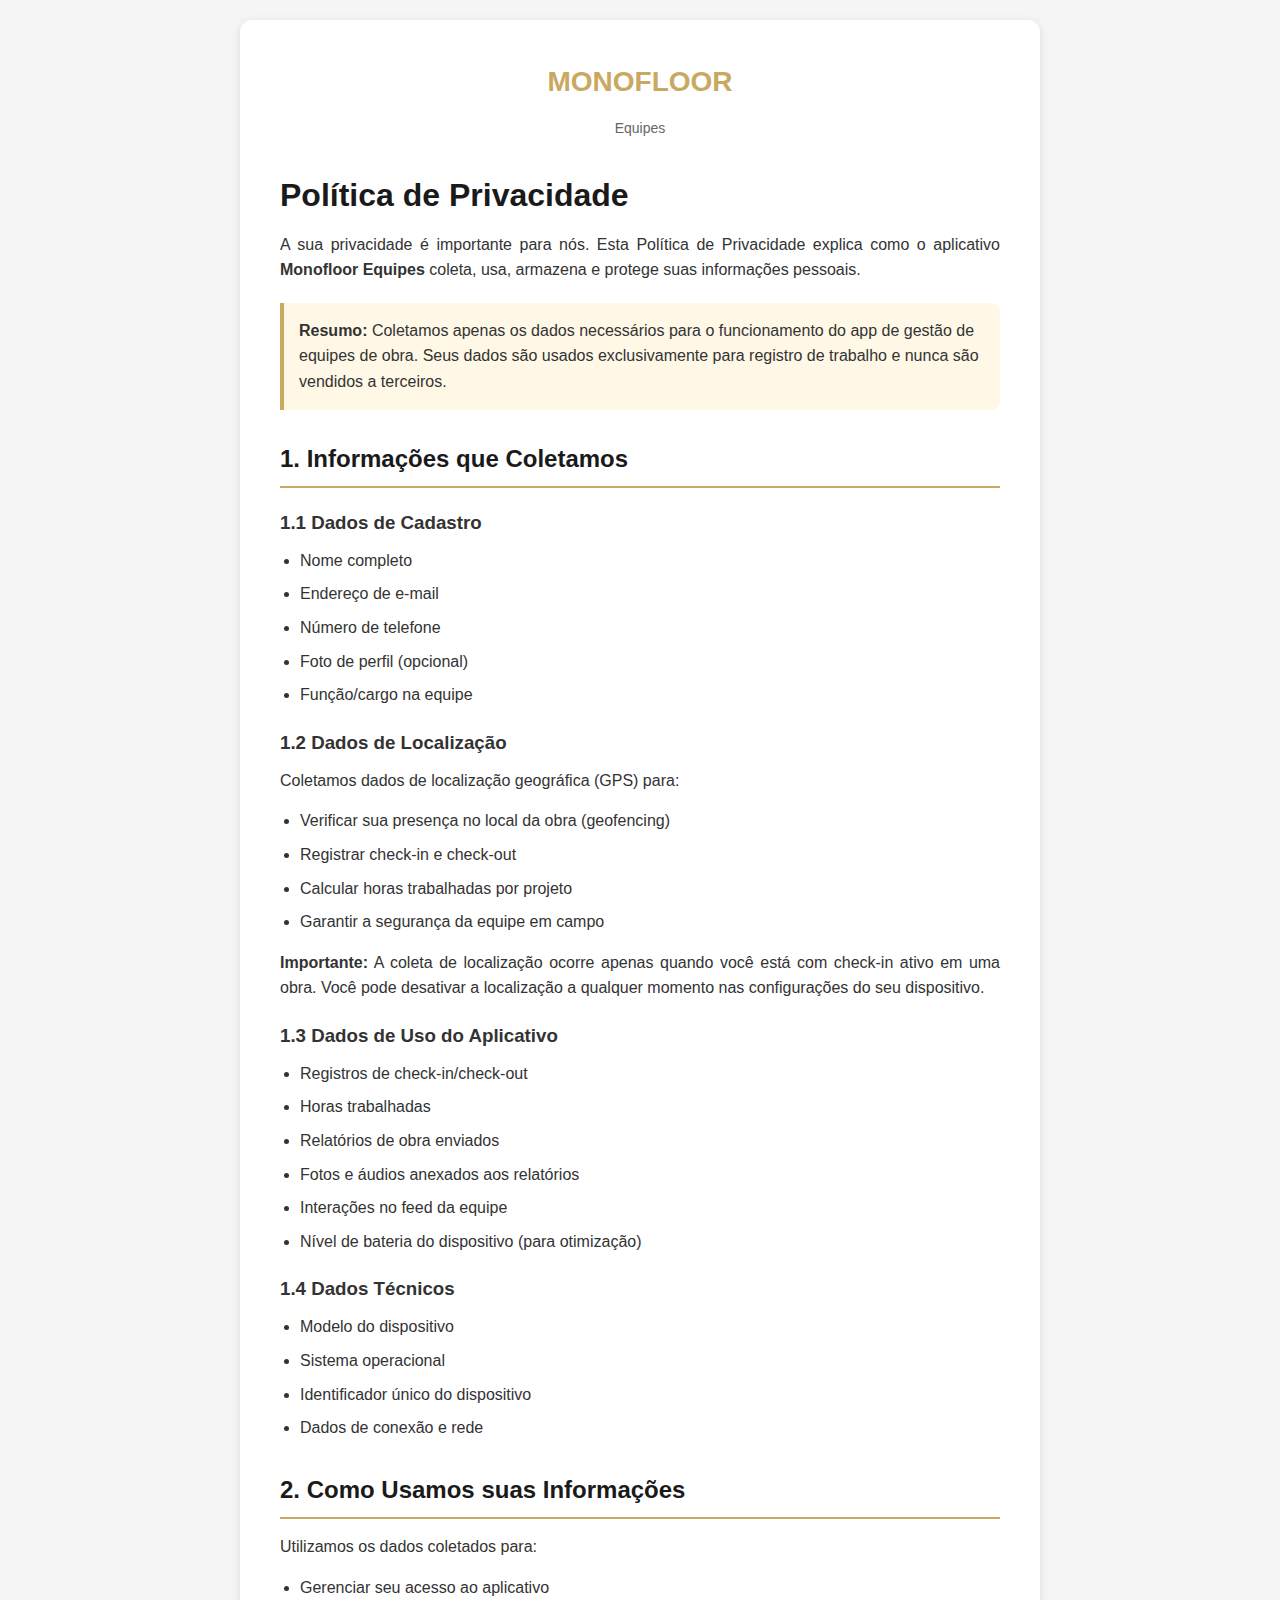
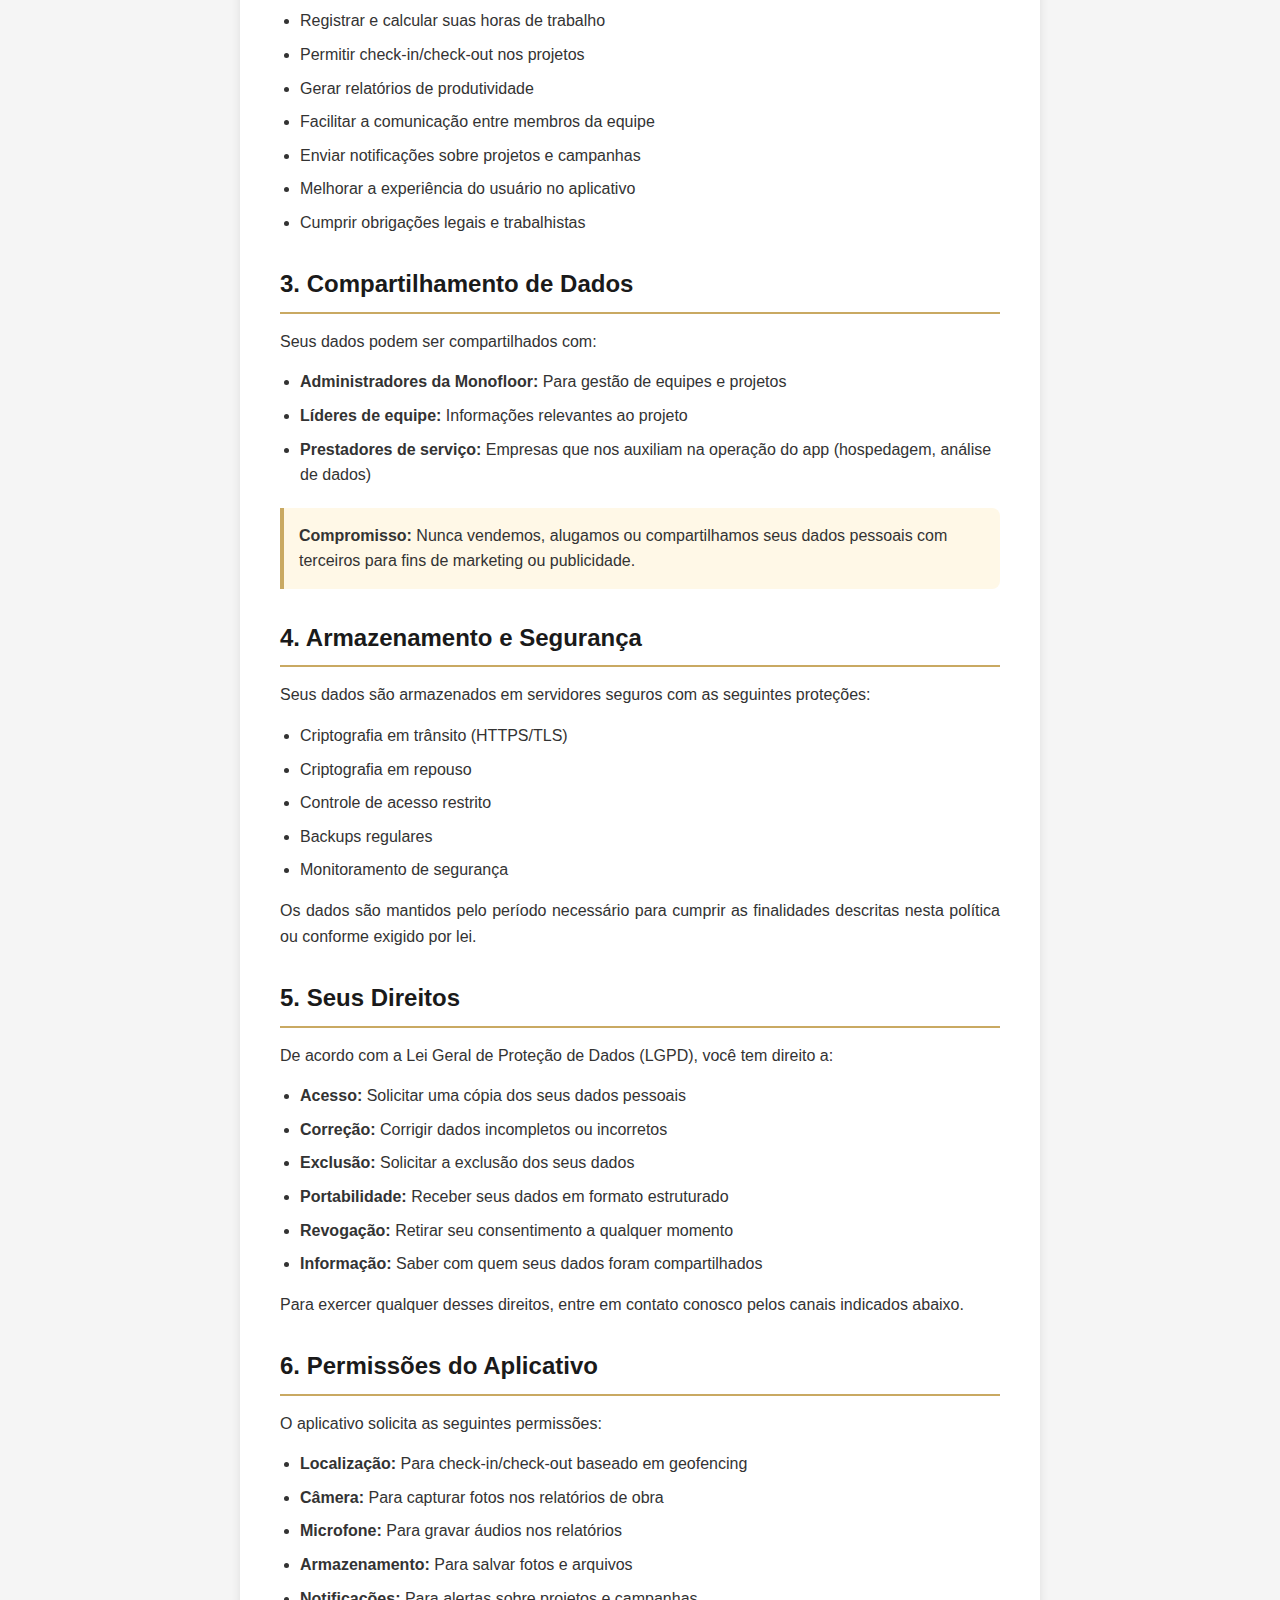
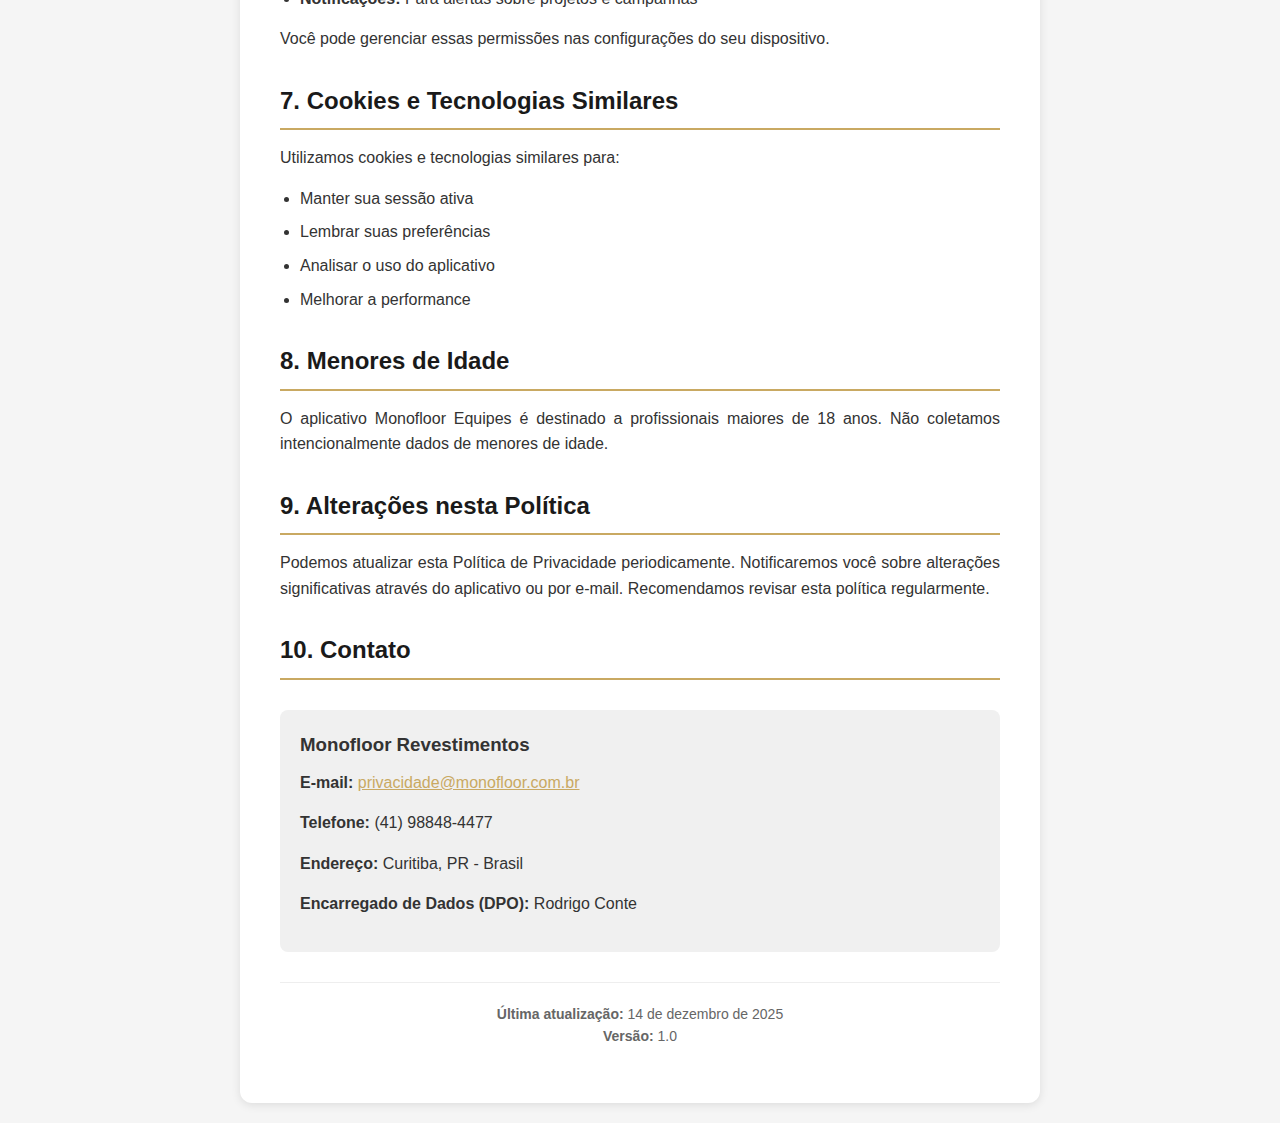
<file: politica-privacidade.html>
<!DOCTYPE html>
<html lang="pt-BR">
<head>
    <meta charset="UTF-8">
    <meta name="viewport" content="width=device-width, initial-scale=1.0">
    <title>Política de Privacidade - Monofloor Equipes</title>
    <style>
        * {
            margin: 0;
            padding: 0;
            box-sizing: border-box;
        }
        body {
            font-family: -apple-system, BlinkMacSystemFont, 'Segoe UI', Roboto, Oxygen, Ubuntu, sans-serif;
            line-height: 1.6;
            color: #333;
            background: #f5f5f5;
            padding: 20px;
        }
        .container {
            max-width: 800px;
            margin: 0 auto;
            background: white;
            padding: 40px;
            border-radius: 12px;
            box-shadow: 0 2px 10px rgba(0,0,0,0.1);
        }
        .logo {
            text-align: center;
            margin-bottom: 30px;
        }
        .logo h1 {
            color: #c9a962;
            font-size: 28px;
        }
        .logo span {
            color: #666;
            font-size: 14px;
        }
        h1 {
            color: #1a1a1a;
            margin-bottom: 10px;
        }
        h2 {
            color: #1a1a1a;
            margin-top: 30px;
            margin-bottom: 15px;
            padding-bottom: 8px;
            border-bottom: 2px solid #c9a962;
        }
        h3 {
            color: #333;
            margin-top: 20px;
            margin-bottom: 10px;
        }
        p {
            margin-bottom: 15px;
            text-align: justify;
        }
        ul {
            margin-left: 20px;
            margin-bottom: 15px;
        }
        li {
            margin-bottom: 8px;
        }
        .highlight {
            background: #fff8e7;
            padding: 15px;
            border-left: 4px solid #c9a962;
            margin: 20px 0;
            border-radius: 0 8px 8px 0;
        }
        .contact {
            background: #f0f0f0;
            padding: 20px;
            border-radius: 8px;
            margin-top: 30px;
        }
        .contact h3 {
            margin-top: 0;
        }
        .date {
            text-align: center;
            color: #666;
            font-size: 14px;
            margin-top: 30px;
            padding-top: 20px;
            border-top: 1px solid #eee;
        }
        a {
            color: #c9a962;
        }
    </style>
</head>
<body>
    <div class="container">
        <div class="logo">
            <h1>MONOFLOOR</h1>
            <span>Equipes</span>
        </div>

        <h1>Política de Privacidade</h1>
        <p>A sua privacidade é importante para nós. Esta Política de Privacidade explica como o aplicativo <strong>Monofloor Equipes</strong> coleta, usa, armazena e protege suas informações pessoais.</p>

        <div class="highlight">
            <strong>Resumo:</strong> Coletamos apenas os dados necessários para o funcionamento do app de gestão de equipes de obra. Seus dados são usados exclusivamente para registro de trabalho e nunca são vendidos a terceiros.
        </div>

        <h2>1. Informações que Coletamos</h2>

        <h3>1.1 Dados de Cadastro</h3>
        <ul>
            <li>Nome completo</li>
            <li>Endereço de e-mail</li>
            <li>Número de telefone</li>
            <li>Foto de perfil (opcional)</li>
            <li>Função/cargo na equipe</li>
        </ul>

        <h3>1.2 Dados de Localização</h3>
        <p>Coletamos dados de localização geográfica (GPS) para:</p>
        <ul>
            <li>Verificar sua presença no local da obra (geofencing)</li>
            <li>Registrar check-in e check-out</li>
            <li>Calcular horas trabalhadas por projeto</li>
            <li>Garantir a segurança da equipe em campo</li>
        </ul>
        <p><strong>Importante:</strong> A coleta de localização ocorre apenas quando você está com check-in ativo em uma obra. Você pode desativar a localização a qualquer momento nas configurações do seu dispositivo.</p>

        <h3>1.3 Dados de Uso do Aplicativo</h3>
        <ul>
            <li>Registros de check-in/check-out</li>
            <li>Horas trabalhadas</li>
            <li>Relatórios de obra enviados</li>
            <li>Fotos e áudios anexados aos relatórios</li>
            <li>Interações no feed da equipe</li>
            <li>Nível de bateria do dispositivo (para otimização)</li>
        </ul>

        <h3>1.4 Dados Técnicos</h3>
        <ul>
            <li>Modelo do dispositivo</li>
            <li>Sistema operacional</li>
            <li>Identificador único do dispositivo</li>
            <li>Dados de conexão e rede</li>
        </ul>

        <h2>2. Como Usamos suas Informações</h2>
        <p>Utilizamos os dados coletados para:</p>
        <ul>
            <li>Gerenciar seu acesso ao aplicativo</li>
            <li>Registrar e calcular suas horas de trabalho</li>
            <li>Permitir check-in/check-out nos projetos</li>
            <li>Gerar relatórios de produtividade</li>
            <li>Facilitar a comunicação entre membros da equipe</li>
            <li>Enviar notificações sobre projetos e campanhas</li>
            <li>Melhorar a experiência do usuário no aplicativo</li>
            <li>Cumprir obrigações legais e trabalhistas</li>
        </ul>

        <h2>3. Compartilhamento de Dados</h2>
        <p>Seus dados podem ser compartilhados com:</p>
        <ul>
            <li><strong>Administradores da Monofloor:</strong> Para gestão de equipes e projetos</li>
            <li><strong>Líderes de equipe:</strong> Informações relevantes ao projeto</li>
            <li><strong>Prestadores de serviço:</strong> Empresas que nos auxiliam na operação do app (hospedagem, análise de dados)</li>
        </ul>

        <div class="highlight">
            <strong>Compromisso:</strong> Nunca vendemos, alugamos ou compartilhamos seus dados pessoais com terceiros para fins de marketing ou publicidade.
        </div>

        <h2>4. Armazenamento e Segurança</h2>
        <p>Seus dados são armazenados em servidores seguros com as seguintes proteções:</p>
        <ul>
            <li>Criptografia em trânsito (HTTPS/TLS)</li>
            <li>Criptografia em repouso</li>
            <li>Controle de acesso restrito</li>
            <li>Backups regulares</li>
            <li>Monitoramento de segurança</li>
        </ul>
        <p>Os dados são mantidos pelo período necessário para cumprir as finalidades descritas nesta política ou conforme exigido por lei.</p>

        <h2>5. Seus Direitos</h2>
        <p>De acordo com a Lei Geral de Proteção de Dados (LGPD), você tem direito a:</p>
        <ul>
            <li><strong>Acesso:</strong> Solicitar uma cópia dos seus dados pessoais</li>
            <li><strong>Correção:</strong> Corrigir dados incompletos ou incorretos</li>
            <li><strong>Exclusão:</strong> Solicitar a exclusão dos seus dados</li>
            <li><strong>Portabilidade:</strong> Receber seus dados em formato estruturado</li>
            <li><strong>Revogação:</strong> Retirar seu consentimento a qualquer momento</li>
            <li><strong>Informação:</strong> Saber com quem seus dados foram compartilhados</li>
        </ul>
        <p>Para exercer qualquer desses direitos, entre em contato conosco pelos canais indicados abaixo.</p>

        <h2>6. Permissões do Aplicativo</h2>
        <p>O aplicativo solicita as seguintes permissões:</p>
        <ul>
            <li><strong>Localização:</strong> Para check-in/check-out baseado em geofencing</li>
            <li><strong>Câmera:</strong> Para capturar fotos nos relatórios de obra</li>
            <li><strong>Microfone:</strong> Para gravar áudios nos relatórios</li>
            <li><strong>Armazenamento:</strong> Para salvar fotos e arquivos</li>
            <li><strong>Notificações:</strong> Para alertas sobre projetos e campanhas</li>
        </ul>
        <p>Você pode gerenciar essas permissões nas configurações do seu dispositivo.</p>

        <h2>7. Cookies e Tecnologias Similares</h2>
        <p>Utilizamos cookies e tecnologias similares para:</p>
        <ul>
            <li>Manter sua sessão ativa</li>
            <li>Lembrar suas preferências</li>
            <li>Analisar o uso do aplicativo</li>
            <li>Melhorar a performance</li>
        </ul>

        <h2>8. Menores de Idade</h2>
        <p>O aplicativo Monofloor Equipes é destinado a profissionais maiores de 18 anos. Não coletamos intencionalmente dados de menores de idade.</p>

        <h2>9. Alterações nesta Política</h2>
        <p>Podemos atualizar esta Política de Privacidade periodicamente. Notificaremos você sobre alterações significativas através do aplicativo ou por e-mail. Recomendamos revisar esta política regularmente.</p>

        <h2>10. Contato</h2>
        <div class="contact">
            <h3>Monofloor Revestimentos</h3>
            <p><strong>E-mail:</strong> <a href="mailto:privacidade@monofloor.com.br">privacidade@monofloor.com.br</a></p>
            <p><strong>Telefone:</strong> (41) 98848-4477</p>
            <p><strong>Endereço:</strong> Curitiba, PR - Brasil</p>
            <p><strong>Encarregado de Dados (DPO):</strong> Rodrigo Conte</p>
        </div>

        <p class="date">
            <strong>Última atualização:</strong> 14 de dezembro de 2025<br>
            <strong>Versão:</strong> 1.0
        </p>
    </div>
</body>
</html>
</file>
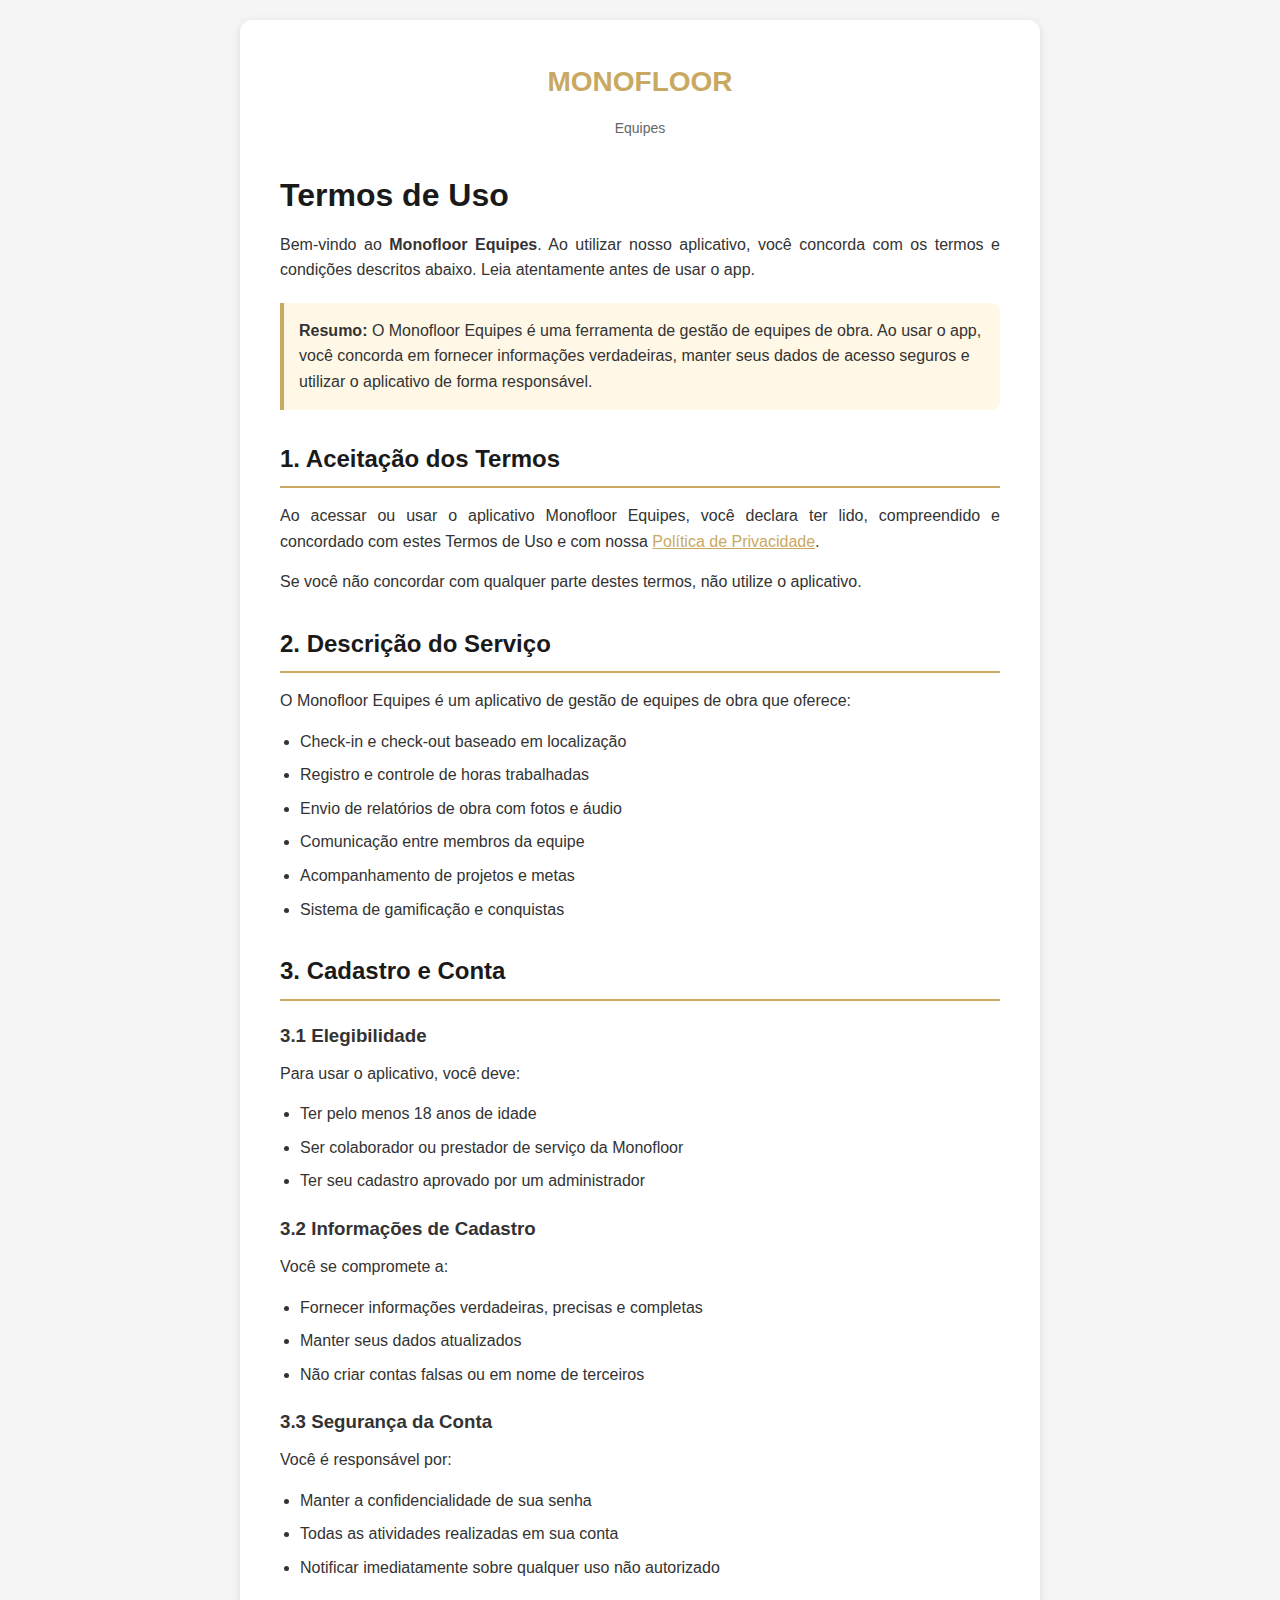
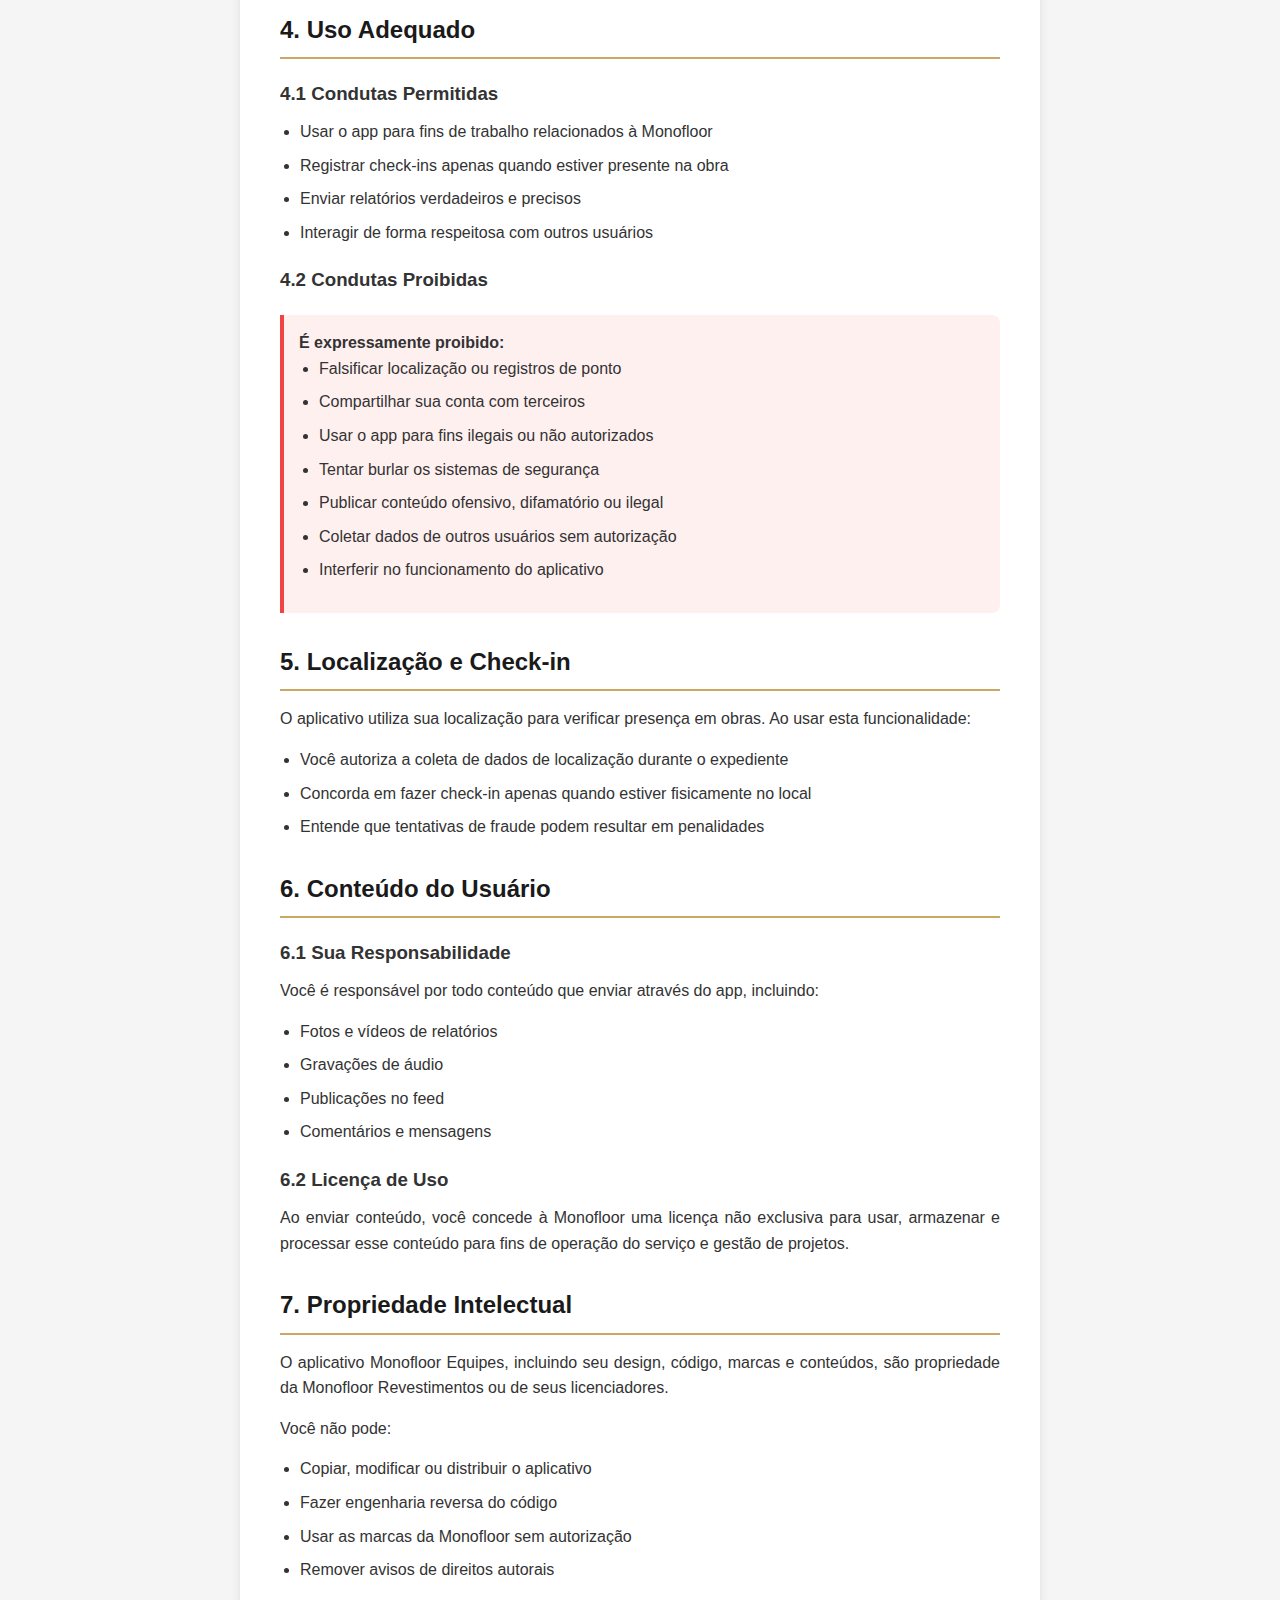
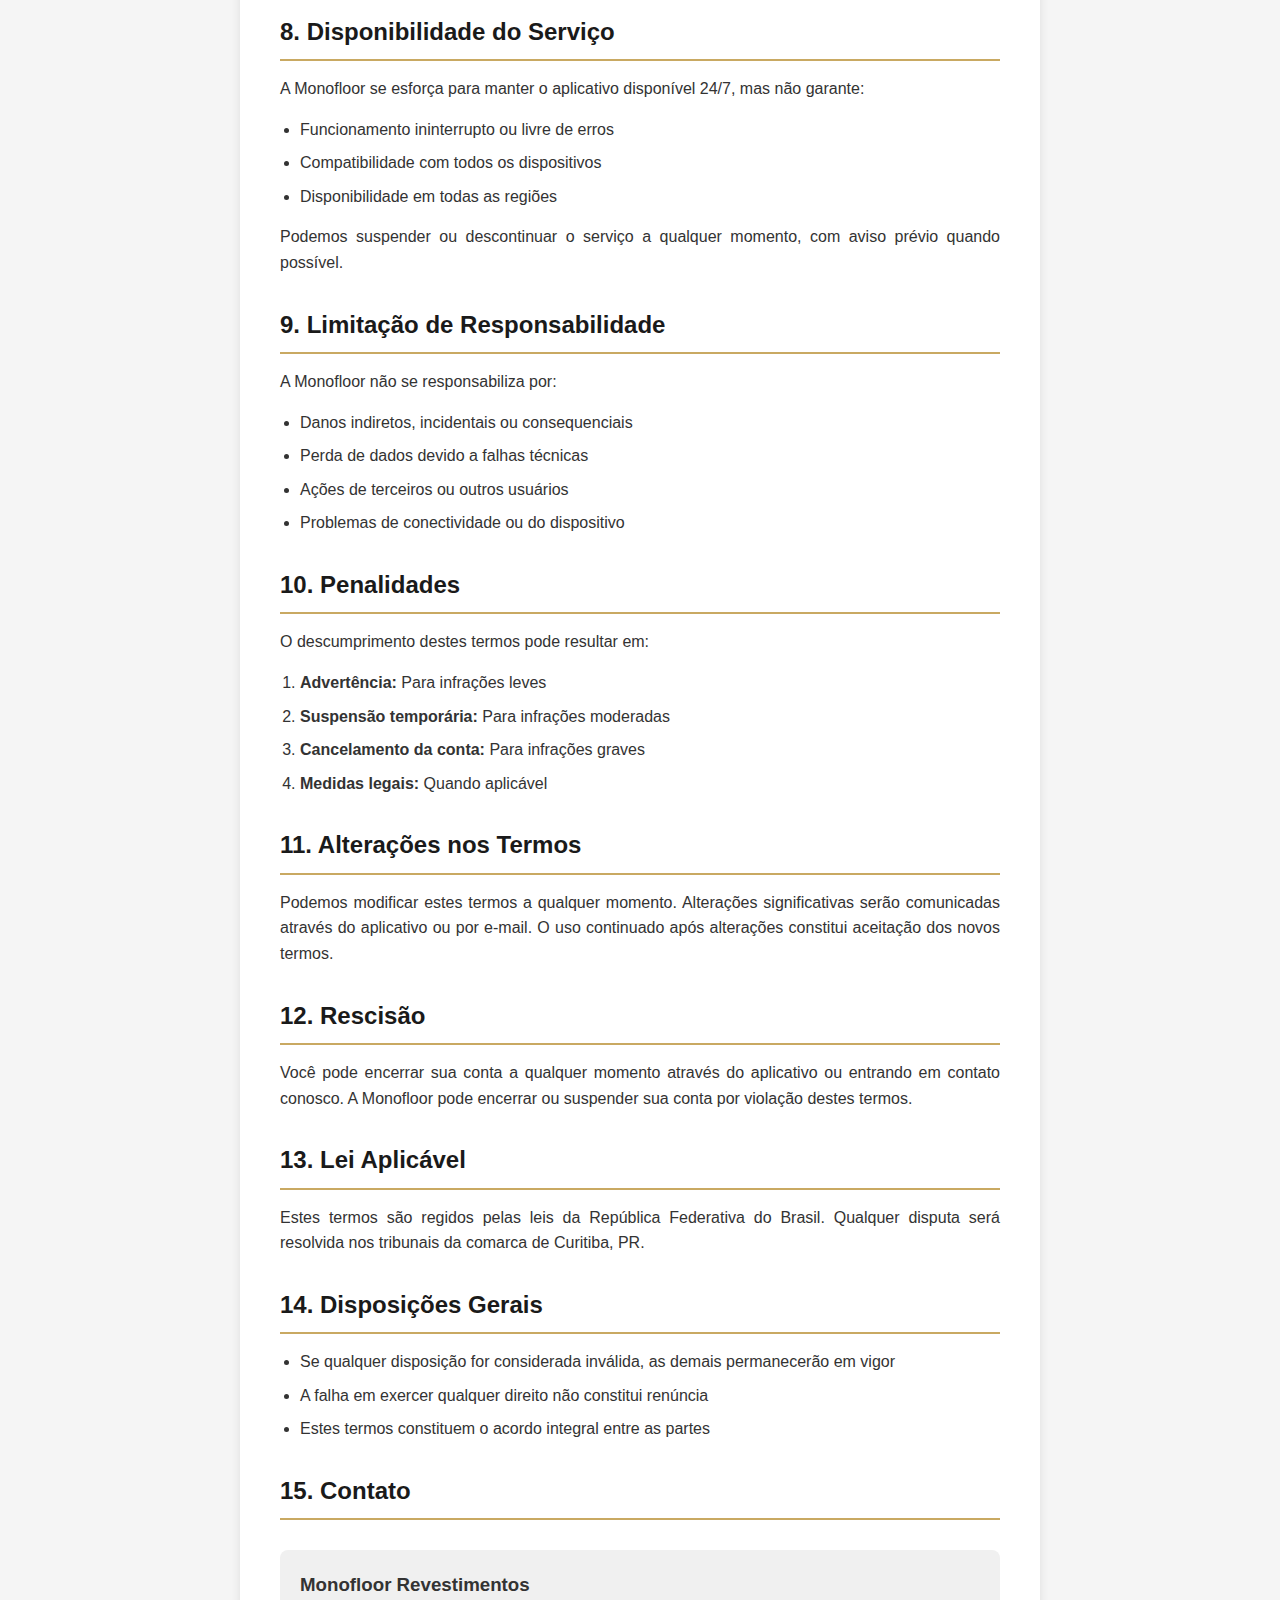
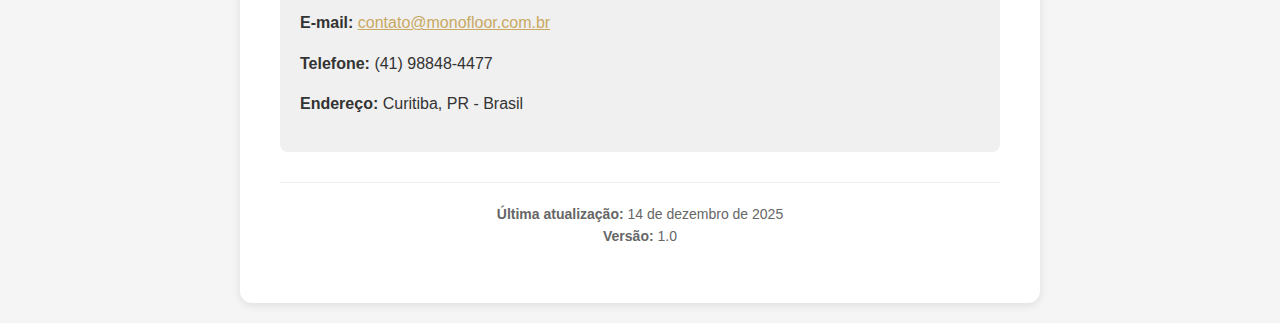
<file: termos-de-uso.html>
<!DOCTYPE html>
<html lang="pt-BR">
<head>
    <meta charset="UTF-8">
    <meta name="viewport" content="width=device-width, initial-scale=1.0">
    <title>Termos de Uso - Monofloor Equipes</title>
    <style>
        * {
            margin: 0;
            padding: 0;
            box-sizing: border-box;
        }
        body {
            font-family: -apple-system, BlinkMacSystemFont, 'Segoe UI', Roboto, Oxygen, Ubuntu, sans-serif;
            line-height: 1.6;
            color: #333;
            background: #f5f5f5;
            padding: 20px;
        }
        .container {
            max-width: 800px;
            margin: 0 auto;
            background: white;
            padding: 40px;
            border-radius: 12px;
            box-shadow: 0 2px 10px rgba(0,0,0,0.1);
        }
        .logo {
            text-align: center;
            margin-bottom: 30px;
        }
        .logo h1 {
            color: #c9a962;
            font-size: 28px;
        }
        .logo span {
            color: #666;
            font-size: 14px;
        }
        h1 {
            color: #1a1a1a;
            margin-bottom: 10px;
        }
        h2 {
            color: #1a1a1a;
            margin-top: 30px;
            margin-bottom: 15px;
            padding-bottom: 8px;
            border-bottom: 2px solid #c9a962;
        }
        h3 {
            color: #333;
            margin-top: 20px;
            margin-bottom: 10px;
        }
        p {
            margin-bottom: 15px;
            text-align: justify;
        }
        ul, ol {
            margin-left: 20px;
            margin-bottom: 15px;
        }
        li {
            margin-bottom: 8px;
        }
        .highlight {
            background: #fff8e7;
            padding: 15px;
            border-left: 4px solid #c9a962;
            margin: 20px 0;
            border-radius: 0 8px 8px 0;
        }
        .warning {
            background: #fff0f0;
            padding: 15px;
            border-left: 4px solid #ef4444;
            margin: 20px 0;
            border-radius: 0 8px 8px 0;
        }
        .contact {
            background: #f0f0f0;
            padding: 20px;
            border-radius: 8px;
            margin-top: 30px;
        }
        .contact h3 {
            margin-top: 0;
        }
        .date {
            text-align: center;
            color: #666;
            font-size: 14px;
            margin-top: 30px;
            padding-top: 20px;
            border-top: 1px solid #eee;
        }
        a {
            color: #c9a962;
        }
    </style>
</head>
<body>
    <div class="container">
        <div class="logo">
            <h1>MONOFLOOR</h1>
            <span>Equipes</span>
        </div>

        <h1>Termos de Uso</h1>
        <p>Bem-vindo ao <strong>Monofloor Equipes</strong>. Ao utilizar nosso aplicativo, você concorda com os termos e condições descritos abaixo. Leia atentamente antes de usar o app.</p>

        <div class="highlight">
            <strong>Resumo:</strong> O Monofloor Equipes é uma ferramenta de gestão de equipes de obra. Ao usar o app, você concorda em fornecer informações verdadeiras, manter seus dados de acesso seguros e utilizar o aplicativo de forma responsável.
        </div>

        <h2>1. Aceitação dos Termos</h2>
        <p>Ao acessar ou usar o aplicativo Monofloor Equipes, você declara ter lido, compreendido e concordado com estes Termos de Uso e com nossa <a href="politica-privacidade.html">Política de Privacidade</a>.</p>
        <p>Se você não concordar com qualquer parte destes termos, não utilize o aplicativo.</p>

        <h2>2. Descrição do Serviço</h2>
        <p>O Monofloor Equipes é um aplicativo de gestão de equipes de obra que oferece:</p>
        <ul>
            <li>Check-in e check-out baseado em localização</li>
            <li>Registro e controle de horas trabalhadas</li>
            <li>Envio de relatórios de obra com fotos e áudio</li>
            <li>Comunicação entre membros da equipe</li>
            <li>Acompanhamento de projetos e metas</li>
            <li>Sistema de gamificação e conquistas</li>
        </ul>

        <h2>3. Cadastro e Conta</h2>

        <h3>3.1 Elegibilidade</h3>
        <p>Para usar o aplicativo, você deve:</p>
        <ul>
            <li>Ter pelo menos 18 anos de idade</li>
            <li>Ser colaborador ou prestador de serviço da Monofloor</li>
            <li>Ter seu cadastro aprovado por um administrador</li>
        </ul>

        <h3>3.2 Informações de Cadastro</h3>
        <p>Você se compromete a:</p>
        <ul>
            <li>Fornecer informações verdadeiras, precisas e completas</li>
            <li>Manter seus dados atualizados</li>
            <li>Não criar contas falsas ou em nome de terceiros</li>
        </ul>

        <h3>3.3 Segurança da Conta</h3>
        <p>Você é responsável por:</p>
        <ul>
            <li>Manter a confidencialidade de sua senha</li>
            <li>Todas as atividades realizadas em sua conta</li>
            <li>Notificar imediatamente sobre qualquer uso não autorizado</li>
        </ul>

        <h2>4. Uso Adequado</h2>

        <h3>4.1 Condutas Permitidas</h3>
        <ul>
            <li>Usar o app para fins de trabalho relacionados à Monofloor</li>
            <li>Registrar check-ins apenas quando estiver presente na obra</li>
            <li>Enviar relatórios verdadeiros e precisos</li>
            <li>Interagir de forma respeitosa com outros usuários</li>
        </ul>

        <h3>4.2 Condutas Proibidas</h3>
        <div class="warning">
            <strong>É expressamente proibido:</strong>
            <ul>
                <li>Falsificar localização ou registros de ponto</li>
                <li>Compartilhar sua conta com terceiros</li>
                <li>Usar o app para fins ilegais ou não autorizados</li>
                <li>Tentar burlar os sistemas de segurança</li>
                <li>Publicar conteúdo ofensivo, difamatório ou ilegal</li>
                <li>Coletar dados de outros usuários sem autorização</li>
                <li>Interferir no funcionamento do aplicativo</li>
            </ul>
        </div>

        <h2>5. Localização e Check-in</h2>
        <p>O aplicativo utiliza sua localização para verificar presença em obras. Ao usar esta funcionalidade:</p>
        <ul>
            <li>Você autoriza a coleta de dados de localização durante o expediente</li>
            <li>Concorda em fazer check-in apenas quando estiver fisicamente no local</li>
            <li>Entende que tentativas de fraude podem resultar em penalidades</li>
        </ul>

        <h2>6. Conteúdo do Usuário</h2>

        <h3>6.1 Sua Responsabilidade</h3>
        <p>Você é responsável por todo conteúdo que enviar através do app, incluindo:</p>
        <ul>
            <li>Fotos e vídeos de relatórios</li>
            <li>Gravações de áudio</li>
            <li>Publicações no feed</li>
            <li>Comentários e mensagens</li>
        </ul>

        <h3>6.2 Licença de Uso</h3>
        <p>Ao enviar conteúdo, você concede à Monofloor uma licença não exclusiva para usar, armazenar e processar esse conteúdo para fins de operação do serviço e gestão de projetos.</p>

        <h2>7. Propriedade Intelectual</h2>
        <p>O aplicativo Monofloor Equipes, incluindo seu design, código, marcas e conteúdos, são propriedade da Monofloor Revestimentos ou de seus licenciadores.</p>
        <p>Você não pode:</p>
        <ul>
            <li>Copiar, modificar ou distribuir o aplicativo</li>
            <li>Fazer engenharia reversa do código</li>
            <li>Usar as marcas da Monofloor sem autorização</li>
            <li>Remover avisos de direitos autorais</li>
        </ul>

        <h2>8. Disponibilidade do Serviço</h2>
        <p>A Monofloor se esforça para manter o aplicativo disponível 24/7, mas não garante:</p>
        <ul>
            <li>Funcionamento ininterrupto ou livre de erros</li>
            <li>Compatibilidade com todos os dispositivos</li>
            <li>Disponibilidade em todas as regiões</li>
        </ul>
        <p>Podemos suspender ou descontinuar o serviço a qualquer momento, com aviso prévio quando possível.</p>

        <h2>9. Limitação de Responsabilidade</h2>
        <p>A Monofloor não se responsabiliza por:</p>
        <ul>
            <li>Danos indiretos, incidentais ou consequenciais</li>
            <li>Perda de dados devido a falhas técnicas</li>
            <li>Ações de terceiros ou outros usuários</li>
            <li>Problemas de conectividade ou do dispositivo</li>
        </ul>

        <h2>10. Penalidades</h2>
        <p>O descumprimento destes termos pode resultar em:</p>
        <ol>
            <li><strong>Advertência:</strong> Para infrações leves</li>
            <li><strong>Suspensão temporária:</strong> Para infrações moderadas</li>
            <li><strong>Cancelamento da conta:</strong> Para infrações graves</li>
            <li><strong>Medidas legais:</strong> Quando aplicável</li>
        </ol>

        <h2>11. Alterações nos Termos</h2>
        <p>Podemos modificar estes termos a qualquer momento. Alterações significativas serão comunicadas através do aplicativo ou por e-mail. O uso continuado após alterações constitui aceitação dos novos termos.</p>

        <h2>12. Rescisão</h2>
        <p>Você pode encerrar sua conta a qualquer momento através do aplicativo ou entrando em contato conosco. A Monofloor pode encerrar ou suspender sua conta por violação destes termos.</p>

        <h2>13. Lei Aplicável</h2>
        <p>Estes termos são regidos pelas leis da República Federativa do Brasil. Qualquer disputa será resolvida nos tribunais da comarca de Curitiba, PR.</p>

        <h2>14. Disposições Gerais</h2>
        <ul>
            <li>Se qualquer disposição for considerada inválida, as demais permanecerão em vigor</li>
            <li>A falha em exercer qualquer direito não constitui renúncia</li>
            <li>Estes termos constituem o acordo integral entre as partes</li>
        </ul>

        <h2>15. Contato</h2>
        <div class="contact">
            <h3>Monofloor Revestimentos</h3>
            <p><strong>E-mail:</strong> <a href="mailto:contato@monofloor.com.br">contato@monofloor.com.br</a></p>
            <p><strong>Telefone:</strong> (41) 98848-4477</p>
            <p><strong>Endereço:</strong> Curitiba, PR - Brasil</p>
        </div>

        <p class="date">
            <strong>Última atualização:</strong> 14 de dezembro de 2025<br>
            <strong>Versão:</strong> 1.0
        </p>
    </div>
</body>
</html>
</file>
